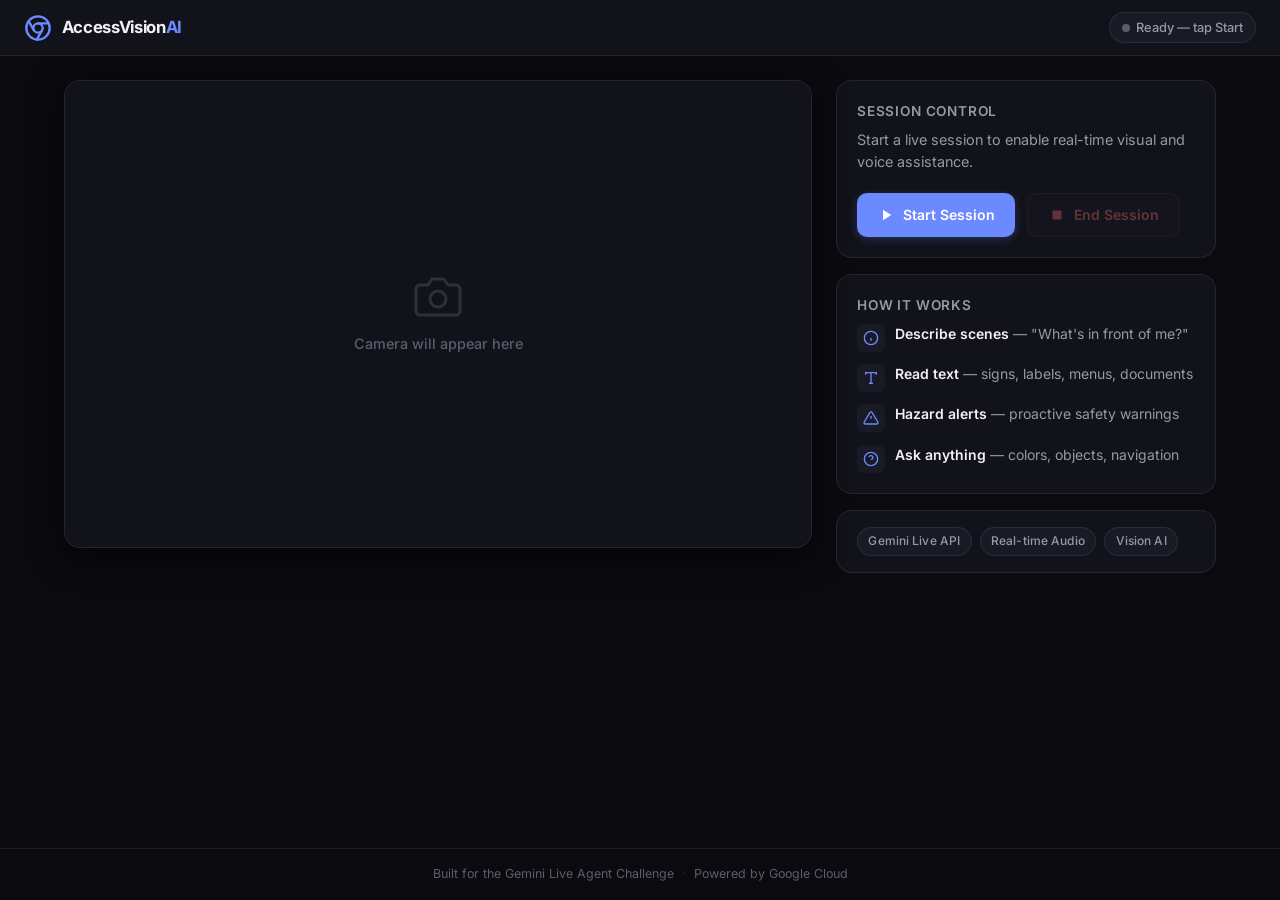
<file: static/index.html>
<!DOCTYPE html>
<html lang="en">
<head>
  <meta charset="UTF-8" />
  <meta name="viewport" content="width=device-width, initial-scale=1.0" />
  <meta name="theme-color" content="#0a0a0f" />
  <link rel="icon" type="image/svg+xml" href="favicon.svg" />
  <title>AccessVisionAI</title>
  <link rel="stylesheet" href="style.css" />
  <link rel="preconnect" href="https://fonts.googleapis.com" />
  <link rel="preconnect" href="https://fonts.gstatic.com" crossorigin />
  <link href="https://fonts.googleapis.com/css2?family=Inter:wght@400;500;600;700&display=swap" rel="stylesheet" />
</head>
<body>
  <div class="app-shell">
    <!-- Navbar -->
    <nav class="navbar">
      <div class="navbar-brand">
        <svg class="brand-icon" width="28" height="28" viewBox="0 0 24 24" fill="none" stroke="currentColor" stroke-width="2" stroke-linecap="round" stroke-linejoin="round">
          <circle cx="12" cy="12" r="10"/>
          <circle cx="12" cy="12" r="4"/>
          <line x1="21.17" y1="8" x2="12" y2="8"/>
          <line x1="3.95" y1="6.06" x2="8.54" y2="14"/>
          <line x1="10.88" y1="21.94" x2="15.46" y2="14"/>
        </svg>
        <span class="brand-name">AccessVision<span class="brand-ai">AI</span></span>
      </div>
      <div class="status-chip" role="status" id="status-chip">
        <span id="status-dot" class="status-dot idle"></span>
        <span id="status-text" class="status-label">Offline</span>
      </div>
    </nav>

    <!-- Main Content -->
    <main class="main-content">
      <!-- Left: Camera View -->
      <section class="camera-section">
        <div class="camera-viewport" id="camera-viewport">
          <video id="camera-feed" autoplay playsinline muted aria-label="Camera feed"></video>
          <canvas id="capture-canvas" aria-hidden="true"></canvas>

          <!-- Overlay when idle -->
          <div class="camera-placeholder" id="camera-placeholder">
            <svg width="48" height="48" viewBox="0 0 24 24" fill="none" stroke="currentColor" stroke-width="1.5" stroke-linecap="round" stroke-linejoin="round">
              <path d="M23 19a2 2 0 0 1-2 2H3a2 2 0 0 1-2-2V8a2 2 0 0 1 2-2h4l2-3h6l2 3h4a2 2 0 0 1 2 2z"/>
              <circle cx="12" cy="13" r="4"/>
            </svg>
            <p>Camera will appear here</p>
          </div>

          <!-- Recording indicator -->
          <div class="recording-badge" id="recording-badge">
            <span class="rec-dot"></span>
            LIVE
          </div>
        </div>
      </section>

      <!-- Right: Controls & Info Panel -->
      <section class="control-panel">
        <div class="panel-card">
          <h2 class="panel-title">Session Control</h2>
          <p class="panel-desc">Start a live session to enable real-time visual and voice assistance.</p>

          <div class="controls">
            <button id="start-btn" class="btn btn-primary" aria-label="Start assistant">
              <svg width="18" height="18" viewBox="0 0 24 24" fill="currentColor">
                <path d="M8 5v14l11-7z"/>
              </svg>
              Start Session
            </button>
            <button id="stop-btn" class="btn btn-danger" aria-label="Stop assistant" disabled>
              <svg width="18" height="18" viewBox="0 0 24 24" fill="currentColor">
                <rect x="6" y="6" width="12" height="12" rx="1"/>
              </svg>
              End Session
            </button>
          </div>
        </div>

        <div class="panel-card">
          <h2 class="panel-title">How It Works</h2>
          <ul class="feature-list">
            <li>
              <span class="feature-icon">
                <svg width="16" height="16" viewBox="0 0 24 24" fill="none" stroke="currentColor" stroke-width="2"><circle cx="12" cy="12" r="10"/><path d="M12 16v-4"/><path d="M12 8h.01"/></svg>
              </span>
              <span><strong>Describe scenes</strong> — "What's in front of me?"</span>
            </li>
            <li>
              <span class="feature-icon">
                <svg width="16" height="16" viewBox="0 0 24 24" fill="none" stroke="currentColor" stroke-width="2"><path d="M4 7V4h16v3"/><path d="M9 20h6"/><path d="M12 4v16"/></svg>
              </span>
              <span><strong>Read text</strong> — signs, labels, menus, documents</span>
            </li>
            <li>
              <span class="feature-icon">
                <svg width="16" height="16" viewBox="0 0 24 24" fill="none" stroke="currentColor" stroke-width="2"><path d="M10.29 3.86L1.82 18a2 2 0 0 0 1.71 3h16.94a2 2 0 0 0 1.71-3L13.71 3.86a2 2 0 0 0-3.42 0z"/><line x1="12" y1="9" x2="12" y2="13"/><line x1="12" y1="17" x2="12.01" y2="17"/></svg>
              </span>
              <span><strong>Hazard alerts</strong> — proactive safety warnings</span>
            </li>
            <li>
              <span class="feature-icon">
                <svg width="16" height="16" viewBox="0 0 24 24" fill="none" stroke="currentColor" stroke-width="2"><circle cx="12" cy="12" r="10"/><path d="M9.09 9a3 3 0 0 1 5.83 1c0 2-3 3-3 3"/><path d="M12 17h.01"/></svg>
              </span>
              <span><strong>Ask anything</strong> — colors, objects, navigation</span>
            </li>
          </ul>
        </div>

        <div class="panel-card tech-card">
          <div class="tech-row">
            <span class="tech-badge">Gemini Live API</span>
            <span class="tech-badge">Real-time Audio</span>
            <span class="tech-badge">Vision AI</span>
          </div>
        </div>
      </section>
    </main>

    <!-- Footer -->
    <footer class="footer">
      <span>Built for the Gemini Live Agent Challenge</span>
      <span class="footer-sep">&middot;</span>
      <span>Powered by Google Cloud</span>
    </footer>
  </div>

  <!-- Screen reader live region -->
  <div id="aria-status" class="sr-only" aria-live="assertive" aria-atomic="true"></div>

  <script src="app.js"></script>
</body>
</html>
</file>
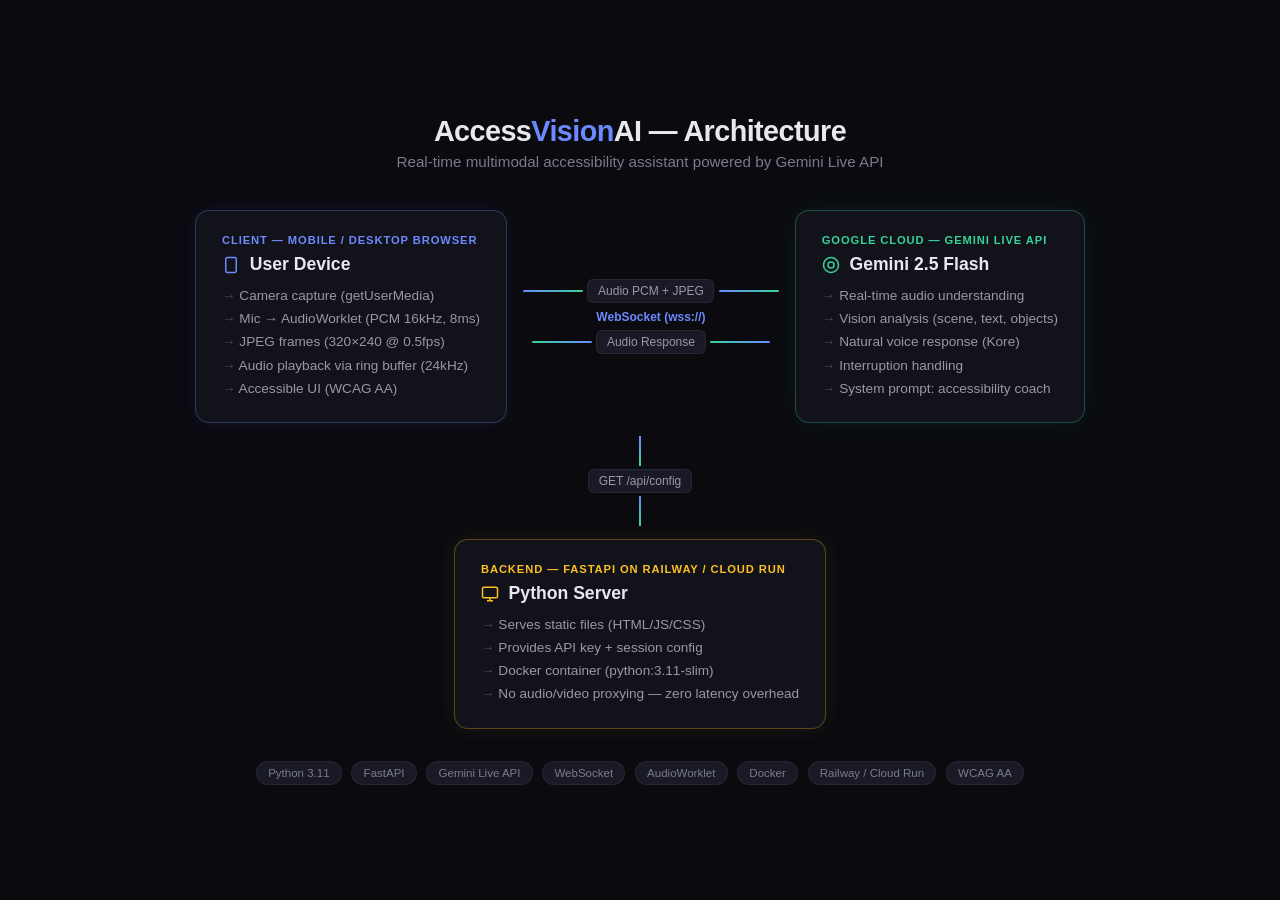
<file: static/architecture.html>
<!DOCTYPE html>
<html lang="en">
<head>
<meta charset="UTF-8"/>
<meta name="viewport" content="width=device-width, initial-scale=1.0"/>
<title>AccessVisionAI — Architecture</title>
<style>
  * { margin: 0; padding: 0; box-sizing: border-box; }
  body {
    background: #0a0a0f;
    font-family: 'Segoe UI', -apple-system, sans-serif;
    color: #e8e8f0;
    display: flex;
    align-items: center;
    justify-content: center;
    min-height: 100vh;
    padding: 2rem;
  }
  .diagram {
    width: 1100px;
    position: relative;
  }
  .title {
    text-align: center;
    margin-bottom: 2.5rem;
  }
  .title h1 {
    font-size: 1.8rem;
    font-weight: 700;
    letter-spacing: -0.02em;
  }
  .title h1 span { color: #6c8aff; }
  .title p {
    color: #7a7a8e;
    font-size: 0.95rem;
    margin-top: 0.3rem;
  }
  .row {
    display: flex;
    align-items: flex-start;
    justify-content: center;
    gap: 2rem;
    margin-bottom: 1.5rem;
  }
  .box {
    background: #12121a;
    border: 1px solid rgba(255,255,255,0.08);
    border-radius: 14px;
    padding: 1.4rem 1.6rem;
    min-width: 260px;
    position: relative;
  }
  .box.highlight {
    border-color: rgba(108,138,255,0.3);
    box-shadow: 0 0 24px rgba(108,138,255,0.08);
  }
  .box.green {
    border-color: rgba(52,211,153,0.3);
    box-shadow: 0 0 24px rgba(52,211,153,0.08);
  }
  .box.orange {
    border-color: rgba(251,191,36,0.3);
    box-shadow: 0 0 24px rgba(251,191,36,0.08);
  }
  .box-label {
    font-size: 0.7rem;
    font-weight: 600;
    text-transform: uppercase;
    letter-spacing: 0.08em;
    color: #6c8aff;
    margin-bottom: 0.5rem;
  }
  .box.green .box-label { color: #34d399; }
  .box.orange .box-label { color: #fbbf24; }
  .box-title {
    font-size: 1.1rem;
    font-weight: 700;
    margin-bottom: 0.6rem;
  }
  .box-items {
    list-style: none;
    font-size: 0.85rem;
    color: #9898a6;
    line-height: 1.7;
  }
  .box-items li::before {
    content: "→ ";
    color: #4a4a5e;
  }
  .arrow-row {
    display: flex;
    justify-content: center;
    align-items: center;
    gap: 0.5rem;
    margin: 1rem 0;
    color: #4a4a5e;
    font-size: 0.8rem;
  }
  .arrow-line {
    width: 60px;
    height: 2px;
    background: linear-gradient(90deg, #6c8aff, #34d399);
    border-radius: 1px;
  }
  .arrow-line.reverse {
    background: linear-gradient(90deg, #34d399, #6c8aff);
  }
  .arrow-label {
    background: #1a1a26;
    border: 1px solid rgba(255,255,255,0.06);
    padding: 0.25rem 0.6rem;
    border-radius: 6px;
    font-size: 0.75rem;
    color: #9898a6;
    white-space: nowrap;
  }
  .flow-section {
    display: flex;
    align-items: center;
    justify-content: center;
    gap: 1rem;
    flex-wrap: nowrap;
  }
  .vert-arrow {
    display: flex;
    flex-direction: column;
    align-items: center;
    gap: 0.2rem;
    color: #4a4a5e;
    margin: 0.8rem 0;
  }
  .vert-line {
    width: 2px;
    height: 30px;
    background: linear-gradient(180deg, #6c8aff, #34d399);
  }
  .badge-row {
    display: flex;
    justify-content: center;
    gap: 0.6rem;
    margin-top: 2rem;
    flex-wrap: wrap;
  }
  .badge {
    font-size: 0.72rem;
    font-weight: 500;
    padding: 0.3rem 0.7rem;
    background: #1a1a26;
    border: 1px solid rgba(255,255,255,0.06);
    border-radius: 100px;
    color: #7a7a8e;
  }
  .svg-icon {
    display: inline-block;
    vertical-align: middle;
    margin-right: 0.3rem;
  }
</style>
</head>
<body>
<div class="diagram">
  <div class="title">
    <h1>Access<span>Vision</span>AI — Architecture</h1>
    <p>Real-time multimodal accessibility assistant powered by Gemini Live API</p>
  </div>

  <!-- Main flow -->
  <div class="flow-section">
    <!-- User Device -->
    <div class="box highlight" style="min-width:280px">
      <div class="box-label">Client — Mobile / Desktop Browser</div>
      <div class="box-title">
        <svg class="svg-icon" width="18" height="18" viewBox="0 0 24 24" fill="none" stroke="#6c8aff" stroke-width="2"><rect x="5" y="2" width="14" height="20" rx="2"/><line x1="12" y1="18" x2="12" y2="18.01"/></svg>
        User Device
      </div>
      <ul class="box-items">
        <li>Camera capture (getUserMedia)</li>
        <li>Mic → AudioWorklet (PCM 16kHz, 8ms)</li>
        <li>JPEG frames (320×240 @ 0.5fps)</li>
        <li>Audio playback via ring buffer (24kHz)</li>
        <li>Accessible UI (WCAG AA)</li>
      </ul>
    </div>

    <!-- Arrow -->
    <div style="display:flex;flex-direction:column;align-items:center;gap:0.4rem">
      <div style="display:flex;align-items:center;gap:0.3rem">
        <div class="arrow-line"></div>
        <div class="arrow-label">Audio PCM + JPEG</div>
        <div class="arrow-line"></div>
      </div>
      <div style="font-size:0.75rem;color:#6c8aff;font-weight:600">WebSocket (wss://)</div>
      <div style="display:flex;align-items:center;gap:0.3rem">
        <div class="arrow-line reverse"></div>
        <div class="arrow-label">Audio Response</div>
        <div class="arrow-line reverse"></div>
      </div>
    </div>

    <!-- Gemini -->
    <div class="box green" style="min-width:280px">
      <div class="box-label">Google Cloud — Gemini Live API</div>
      <div class="box-title">
        <svg class="svg-icon" width="18" height="18" viewBox="0 0 24 24" fill="none" stroke="#34d399" stroke-width="2"><circle cx="12" cy="12" r="10"/><circle cx="12" cy="12" r="4"/></svg>
        Gemini 2.5 Flash
      </div>
      <ul class="box-items">
        <li>Real-time audio understanding</li>
        <li>Vision analysis (scene, text, objects)</li>
        <li>Natural voice response (Kore)</li>
        <li>Interruption handling</li>
        <li>System prompt: accessibility coach</li>
      </ul>
    </div>
  </div>

  <!-- Vertical arrow to backend -->
  <div class="vert-arrow">
    <div class="vert-line"></div>
    <div class="arrow-label">GET /api/config</div>
    <div class="vert-line"></div>
  </div>

  <!-- Backend -->
  <div class="row">
    <div class="box orange" style="min-width:320px">
      <div class="box-label">Backend — FastAPI on Railway / Cloud Run</div>
      <div class="box-title">
        <svg class="svg-icon" width="18" height="18" viewBox="0 0 24 24" fill="none" stroke="#fbbf24" stroke-width="2"><rect x="2" y="3" width="20" height="14" rx="2"/><line x1="8" y1="21" x2="16" y2="21"/><line x1="12" y1="17" x2="12" y2="21"/></svg>
        Python Server
      </div>
      <ul class="box-items">
        <li>Serves static files (HTML/JS/CSS)</li>
        <li>Provides API key + session config</li>
        <li>Docker container (python:3.11-slim)</li>
        <li>No audio/video proxying — zero latency overhead</li>
      </ul>
    </div>
  </div>

  <!-- Badges -->
  <div class="badge-row">
    <div class="badge">Python 3.11</div>
    <div class="badge">FastAPI</div>
    <div class="badge">Gemini Live API</div>
    <div class="badge">WebSocket</div>
    <div class="badge">AudioWorklet</div>
    <div class="badge">Docker</div>
    <div class="badge">Railway / Cloud Run</div>
    <div class="badge">WCAG AA</div>
  </div>
</div>
</body>
</html>
</file>
<file: static/style.css>
/* ═══════════════════════════════════════════════════
   AccessVisionAI — Professional Accessible UI
   ═══════════════════════════════════════════════════ */

:root {
  --bg-base: #0a0a0f;
  --bg-raised: #12121a;
  --bg-overlay: #1a1a26;
  --border: rgba(255, 255, 255, 0.08);
  --border-hover: rgba(255, 255, 255, 0.15);
  --text-primary: #f0f0f5;
  --text-secondary: #9898a6;
  --text-muted: #5c5c6e;
  --accent: #6c8aff;
  --accent-glow: rgba(108, 138, 255, 0.15);
  --success: #34d399;
  --success-glow: rgba(52, 211, 153, 0.15);
  --danger: #f87171;
  --danger-glow: rgba(248, 113, 113, 0.12);
  --warning: #fbbf24;
  --radius-sm: 6px;
  --radius-md: 10px;
  --radius-lg: 16px;
  --radius-xl: 20px;
  --shadow-sm: 0 1px 2px rgba(0,0,0,0.3);
  --shadow-md: 0 4px 12px rgba(0,0,0,0.4);
  --shadow-lg: 0 8px 32px rgba(0,0,0,0.5);
  --font: 'Inter', -apple-system, BlinkMacSystemFont, 'Segoe UI', sans-serif;
}

*, *::before, *::after {
  box-sizing: border-box;
  margin: 0;
  padding: 0;
}

html {
  font-size: 16px;
  -webkit-font-smoothing: antialiased;
  -moz-osx-font-smoothing: grayscale;
}

body {
  font-family: var(--font);
  background: var(--bg-base);
  color: var(--text-primary);
  line-height: 1.5;
  min-height: 100vh;
  overflow-x: hidden;
}

/* ─── App Shell ─── */

.app-shell {
  display: flex;
  flex-direction: column;
  min-height: 100vh;
}

/* ─── Navbar ─── */

.navbar {
  display: flex;
  align-items: center;
  justify-content: space-between;
  padding: 0 1.5rem;
  height: 56px;
  background: var(--bg-raised);
  border-bottom: 1px solid var(--border);
  position: sticky;
  top: 0;
  z-index: 100;
  backdrop-filter: blur(12px);
}

.navbar-brand {
  display: flex;
  align-items: center;
  gap: 0.6rem;
}

.brand-icon {
  color: var(--accent);
}

.brand-name {
  font-size: 1.05rem;
  font-weight: 700;
  letter-spacing: -0.02em;
  color: var(--text-primary);
}

.brand-ai {
  color: var(--accent);
  font-weight: 700;
}

.status-chip {
  display: flex;
  align-items: center;
  gap: 0.4rem;
  padding: 0.3rem 0.75rem;
  background: var(--bg-overlay);
  border: 1px solid var(--border);
  border-radius: 100px;
  font-size: 0.8rem;
  font-weight: 500;
  transition: border-color 0.3s, background 0.3s;
}

.status-chip.active {
  border-color: rgba(52, 211, 153, 0.3);
  background: var(--success-glow);
}

.status-dot {
  width: 8px;
  height: 8px;
  border-radius: 50%;
  flex-shrink: 0;
  transition: background 0.3s;
}

.status-dot.idle { background: var(--text-muted); }
.status-dot.connecting { background: var(--warning); animation: blink 1.2s ease-in-out infinite; }
.status-dot.active { background: var(--success); box-shadow: 0 0 6px var(--success); }
.status-dot.error { background: var(--danger); }

@keyframes blink {
  0%, 100% { opacity: 1; }
  50% { opacity: 0.3; }
}

.status-label {
  color: var(--text-secondary);
}

/* ─── Main Content ─── */

.main-content {
  flex: 1;
  display: grid;
  grid-template-columns: 1fr 380px;
  gap: 1.5rem;
  padding: 1.5rem;
  max-width: 1200px;
  width: 100%;
  margin: 0 auto;
}

/* ─── Camera Section ─── */

.camera-section {
  display: flex;
  flex-direction: column;
}

.camera-viewport {
  position: relative;
  width: 100%;
  aspect-ratio: 16 / 10;
  background: var(--bg-raised);
  border: 1px solid var(--border);
  border-radius: var(--radius-lg);
  overflow: hidden;
  box-shadow: var(--shadow-lg);
}

#camera-feed {
  width: 100%;
  height: 100%;
  object-fit: cover;
  display: block;
}

#capture-canvas {
  display: none;
}

.camera-placeholder {
  position: absolute;
  inset: 0;
  display: flex;
  flex-direction: column;
  align-items: center;
  justify-content: center;
  gap: 0.75rem;
  color: var(--text-muted);
  background: var(--bg-raised);
  transition: opacity 0.3s;
}

.camera-placeholder svg {
  opacity: 0.4;
}

.camera-placeholder p {
  font-size: 0.9rem;
  font-weight: 500;
}

.camera-viewport.live .camera-placeholder {
  opacity: 0;
  pointer-events: none;
}

.recording-badge {
  position: absolute;
  top: 12px;
  left: 12px;
  display: none;
  align-items: center;
  gap: 6px;
  padding: 4px 10px;
  background: rgba(0, 0, 0, 0.7);
  backdrop-filter: blur(8px);
  border-radius: 100px;
  font-size: 0.7rem;
  font-weight: 700;
  letter-spacing: 0.08em;
  color: var(--danger);
  border: 1px solid rgba(248, 113, 113, 0.2);
}

.camera-viewport.live .recording-badge {
  display: flex;
}

.rec-dot {
  width: 6px;
  height: 6px;
  border-radius: 50%;
  background: var(--danger);
  animation: blink 1s ease-in-out infinite;
}

/* ─── Control Panel ─── */

.control-panel {
  display: flex;
  flex-direction: column;
  gap: 1rem;
}

.panel-card {
  background: var(--bg-raised);
  border: 1px solid var(--border);
  border-radius: var(--radius-lg);
  padding: 1.25rem;
  transition: border-color 0.2s;
}

.panel-card:hover {
  border-color: var(--border-hover);
}

.panel-title {
  font-size: 0.85rem;
  font-weight: 600;
  text-transform: uppercase;
  letter-spacing: 0.06em;
  color: var(--text-secondary);
  margin-bottom: 0.5rem;
}

.panel-desc {
  font-size: 0.9rem;
  color: var(--text-secondary);
  margin-bottom: 1.25rem;
  line-height: 1.5;
}

/* ─── Buttons ─── */

.controls {
  display: flex;
  gap: 0.75rem;
}

.btn {
  display: inline-flex;
  align-items: center;
  justify-content: center;
  gap: 0.5rem;
  font-family: var(--font);
  font-size: 0.875rem;
  font-weight: 600;
  padding: 0.7rem 1.25rem;
  border: none;
  border-radius: var(--radius-md);
  cursor: pointer;
  min-height: 44px;
  transition: all 0.15s ease;
  white-space: nowrap;
}

.btn:focus-visible {
  outline: 2px solid var(--accent);
  outline-offset: 2px;
}

.btn:active:not(:disabled) {
  transform: scale(0.98);
}

.btn:disabled {
  opacity: 0.35;
  cursor: not-allowed;
  pointer-events: none;
}

.btn-primary {
  background: var(--accent);
  color: #fff;
  box-shadow: 0 2px 8px rgba(108, 138, 255, 0.25);
}

.btn-primary:hover:not(:disabled) {
  background: #7f9bff;
  box-shadow: 0 4px 16px rgba(108, 138, 255, 0.35);
}

.btn-danger {
  background: var(--bg-overlay);
  color: var(--danger);
  border: 1px solid rgba(248, 113, 113, 0.2);
}

.btn-danger:hover:not(:disabled) {
  background: var(--danger-glow);
  border-color: rgba(248, 113, 113, 0.4);
}

/* ─── Feature List ─── */

.feature-list {
  list-style: none;
  display: flex;
  flex-direction: column;
  gap: 0.7rem;
}

.feature-list li {
  display: flex;
  align-items: flex-start;
  gap: 0.6rem;
  font-size: 0.875rem;
  color: var(--text-secondary);
  line-height: 1.5;
}

.feature-list li strong {
  color: var(--text-primary);
  font-weight: 600;
}

.feature-icon {
  flex-shrink: 0;
  width: 28px;
  height: 28px;
  display: flex;
  align-items: center;
  justify-content: center;
  background: var(--bg-overlay);
  border-radius: var(--radius-sm);
  color: var(--accent);
  margin-top: 1px;
}

/* ─── Tech Badges ─── */

.tech-card {
  padding: 1rem 1.25rem;
}

.tech-row {
  display: flex;
  flex-wrap: wrap;
  gap: 0.5rem;
}

.tech-badge {
  font-size: 0.75rem;
  font-weight: 500;
  padding: 0.3rem 0.65rem;
  background: var(--bg-overlay);
  border: 1px solid var(--border);
  border-radius: 100px;
  color: var(--text-secondary);
  letter-spacing: 0.01em;
}

/* ─── Footer ─── */

.footer {
  display: flex;
  align-items: center;
  justify-content: center;
  gap: 0.5rem;
  padding: 1rem 1.5rem;
  font-size: 0.78rem;
  color: var(--text-muted);
  border-top: 1px solid var(--border);
}

.footer-sep {
  opacity: 0.4;
}

/* ─── Screen Reader Only ─── */

.sr-only {
  position: absolute;
  width: 1px;
  height: 1px;
  padding: 0;
  margin: -1px;
  overflow: hidden;
  clip: rect(0, 0, 0, 0);
  white-space: nowrap;
  border: 0;
}

/* ─── Responsive ─── */

@media (max-width: 860px) {
  .main-content {
    grid-template-columns: 1fr;
    padding: 1rem;
    gap: 1rem;
  }

  .camera-viewport {
    aspect-ratio: 4 / 3;
  }

  .controls {
    flex-direction: row;
  }

  .controls .btn {
    flex: 1;
  }
}

@media (max-width: 480px) {
  .navbar {
    padding: 0 1rem;
    height: 50px;
  }

  .brand-name {
    font-size: 0.95rem;
  }

  .main-content {
    padding: 0.75rem;
  }

  .panel-card {
    padding: 1rem;
  }
}

@media (prefers-reduced-motion: reduce) {
  *, *::before, *::after {
    animation-duration: 0.01ms !important;
    transition-duration: 0.01ms !important;
  }
}
</file>
